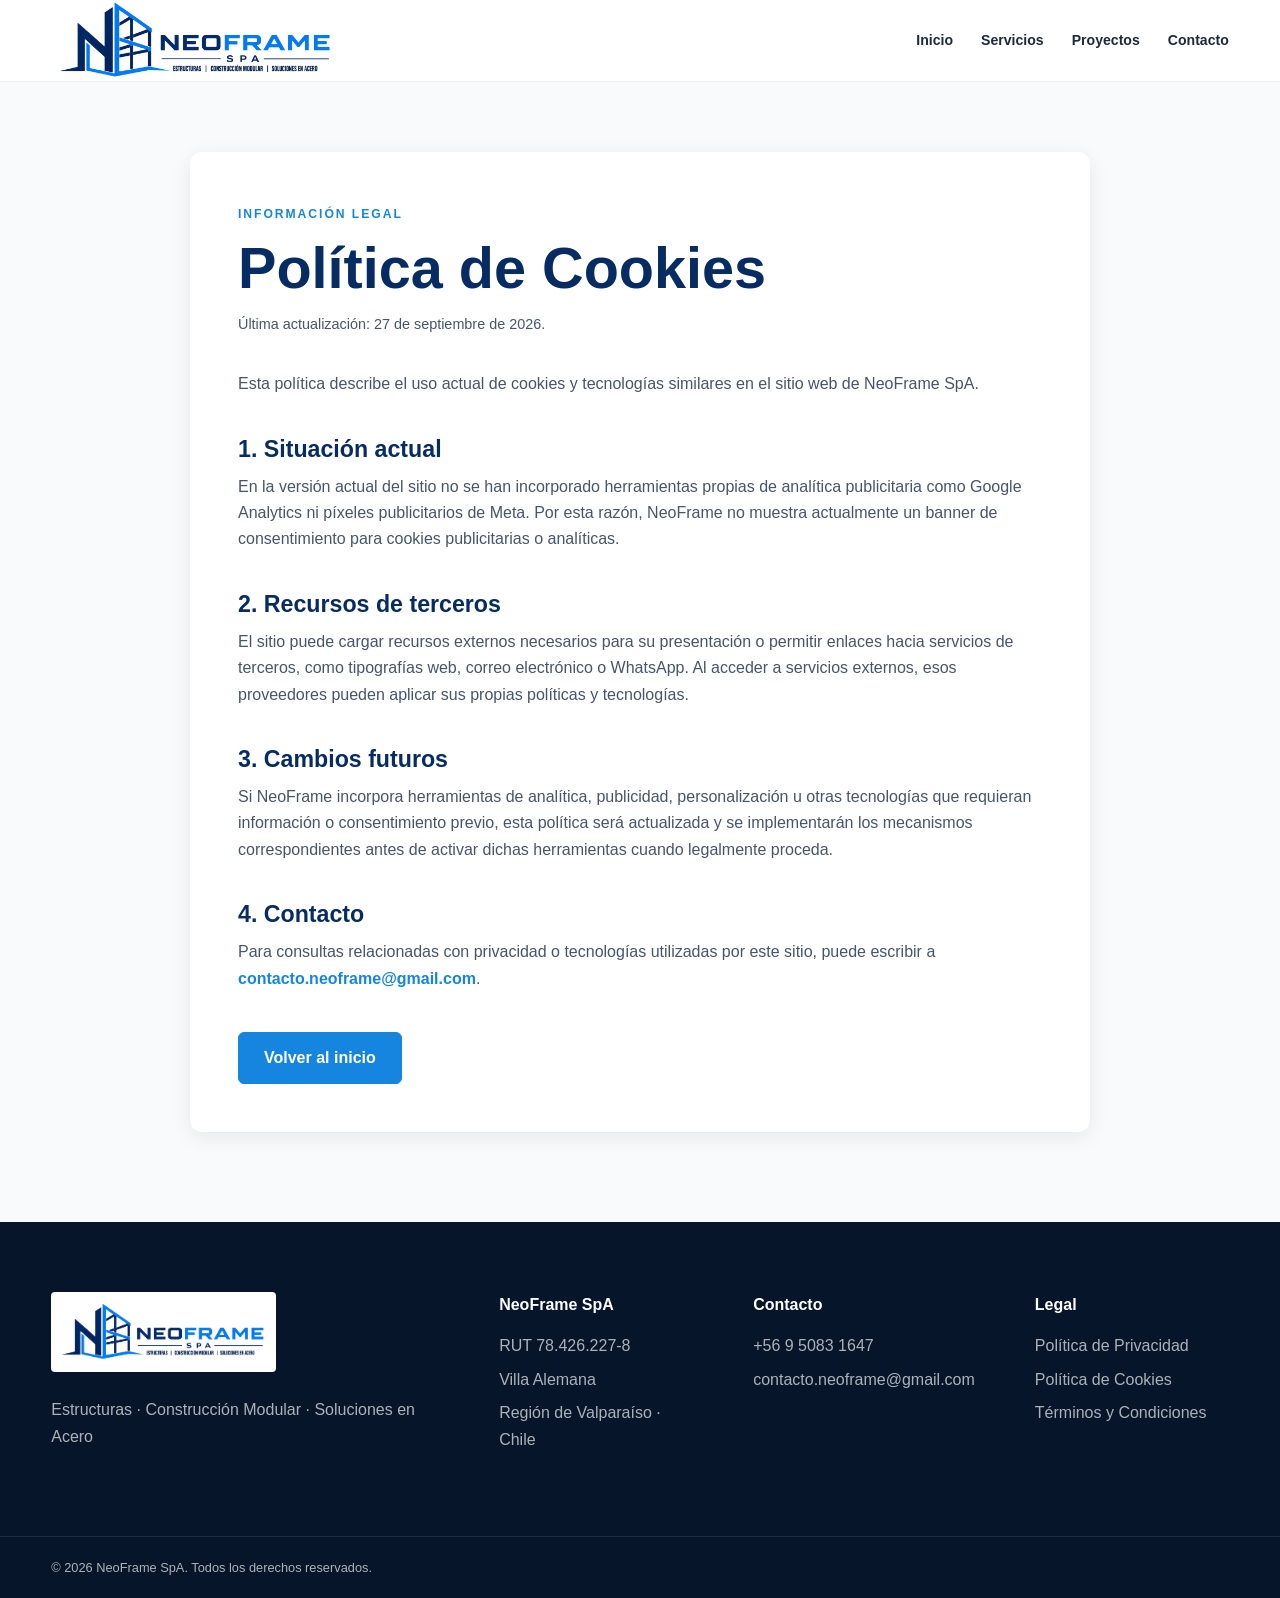
<file: politica-cookies.html>
<!DOCTYPE html>
<html lang="es">
<head>
    <meta charset="UTF-8">
    <meta name="viewport" content="width=device-width, initial-scale=1.0">
    <title>Política de Cookies | NeoFrame SpA</title>
    <meta name="description" content="Información sobre cookies y tecnologías similares utilizadas por el sitio web de NeoFrame SpA.">
    <meta name="robots" content="index,follow">
    <link rel="canonical" href="https://gonzalodominguezy.github.io/neoframespa/politica-cookies.html">
    <link rel="icon" type="image/svg+xml" href="assets/images/branding/favicon.png">
    <meta name="theme-color" content="#062c63">
    <link rel="stylesheet" href="css/variables.css">
    <link rel="stylesheet" href="css/reset.css">
    <link rel="stylesheet" href="css/global.css">
    <link rel="stylesheet" href="css/components.css">
    <link rel="stylesheet" href="css/legal.css">
    <link rel="stylesheet" href="css/responsive.css">
</head>
<body>
<header class="header"><div class="container header-container"><a href="index.html" class="brand" aria-label="NeoFrame SpA"><img src="assets/images/branding/logo-horizontal.png" alt="NeoFrame SpA"></a><nav class="nav" id="mainNavigation"><a href="index.html">Inicio</a><a href="index.html#servicios">Servicios</a><a href="proyectos.html">Proyectos</a><a href="index.html#contacto">Contacto</a></nav></div></header>
<main class="legal-page"><div class="container"><article class="legal-document"><span class="section-label">Información legal</span><h1>Política de Cookies</h1><p class="legal-meta">Última actualización: 27 de septiembre de 2026.</p><p>Esta política describe el uso actual de cookies y tecnologías similares en el sitio web de NeoFrame SpA.</p><h2>1. Situación actual</h2><p>En la versión actual del sitio no se han incorporado herramientas propias de analítica publicitaria como Google Analytics ni píxeles publicitarios de Meta. Por esta razón, NeoFrame no muestra actualmente un banner de consentimiento para cookies publicitarias o analíticas.</p><h2>2. Recursos de terceros</h2><p>El sitio puede cargar recursos externos necesarios para su presentación o permitir enlaces hacia servicios de terceros, como tipografías web, correo electrónico o WhatsApp. Al acceder a servicios externos, esos proveedores pueden aplicar sus propias políticas y tecnologías.</p><h2>3. Cambios futuros</h2><p>Si NeoFrame incorpora herramientas de analítica, publicidad, personalización u otras tecnologías que requieran información o consentimiento previo, esta política será actualizada y se implementarán los mecanismos correspondientes antes de activar dichas herramientas cuando legalmente proceda.</p><h2>4. Contacto</h2><p>Para consultas relacionadas con privacidad o tecnologías utilizadas por este sitio, puede escribir a <a href="mailto:contacto.neoframe@gmail.com">contacto.neoframe@gmail.com</a>.</p><div class="legal-back"><a class="btn btn-primary" href="index.html">Volver al inicio</a></div></article></div></main>
<footer class="footer"><div class="container footer-grid"><div class="footer-column"><img class="footer-logo" src="assets/images/branding/logo-horizontal.png" alt="NeoFrame SpA"><p>Estructuras · Construcción Modular · Soluciones en Acero</p></div><div class="footer-column"><strong>NeoFrame SpA</strong><span>RUT 78.426.227-8</span><span>Villa Alemana</span><span>Región de Valparaíso · Chile</span></div><div class="footer-column"><strong>Contacto</strong><a href="tel:+56950831647">+56 9 5083 1647</a><a href="mailto:contacto.neoframe@gmail.com">contacto.neoframe@gmail.com</a></div><div class="footer-column"><strong>Legal</strong><a href="politica-privacidad.html">Política de Privacidad</a><a href="politica-cookies.html">Política de Cookies</a><a href="terminos-condiciones.html">Términos y Condiciones</a></div></div><div class="footer-bottom"><div class="container">© <span id="currentYear"></span> NeoFrame SpA. Todos los derechos reservados.</div></div></footer><script src="js/main.js"></script>
</body>
</html>
</file>
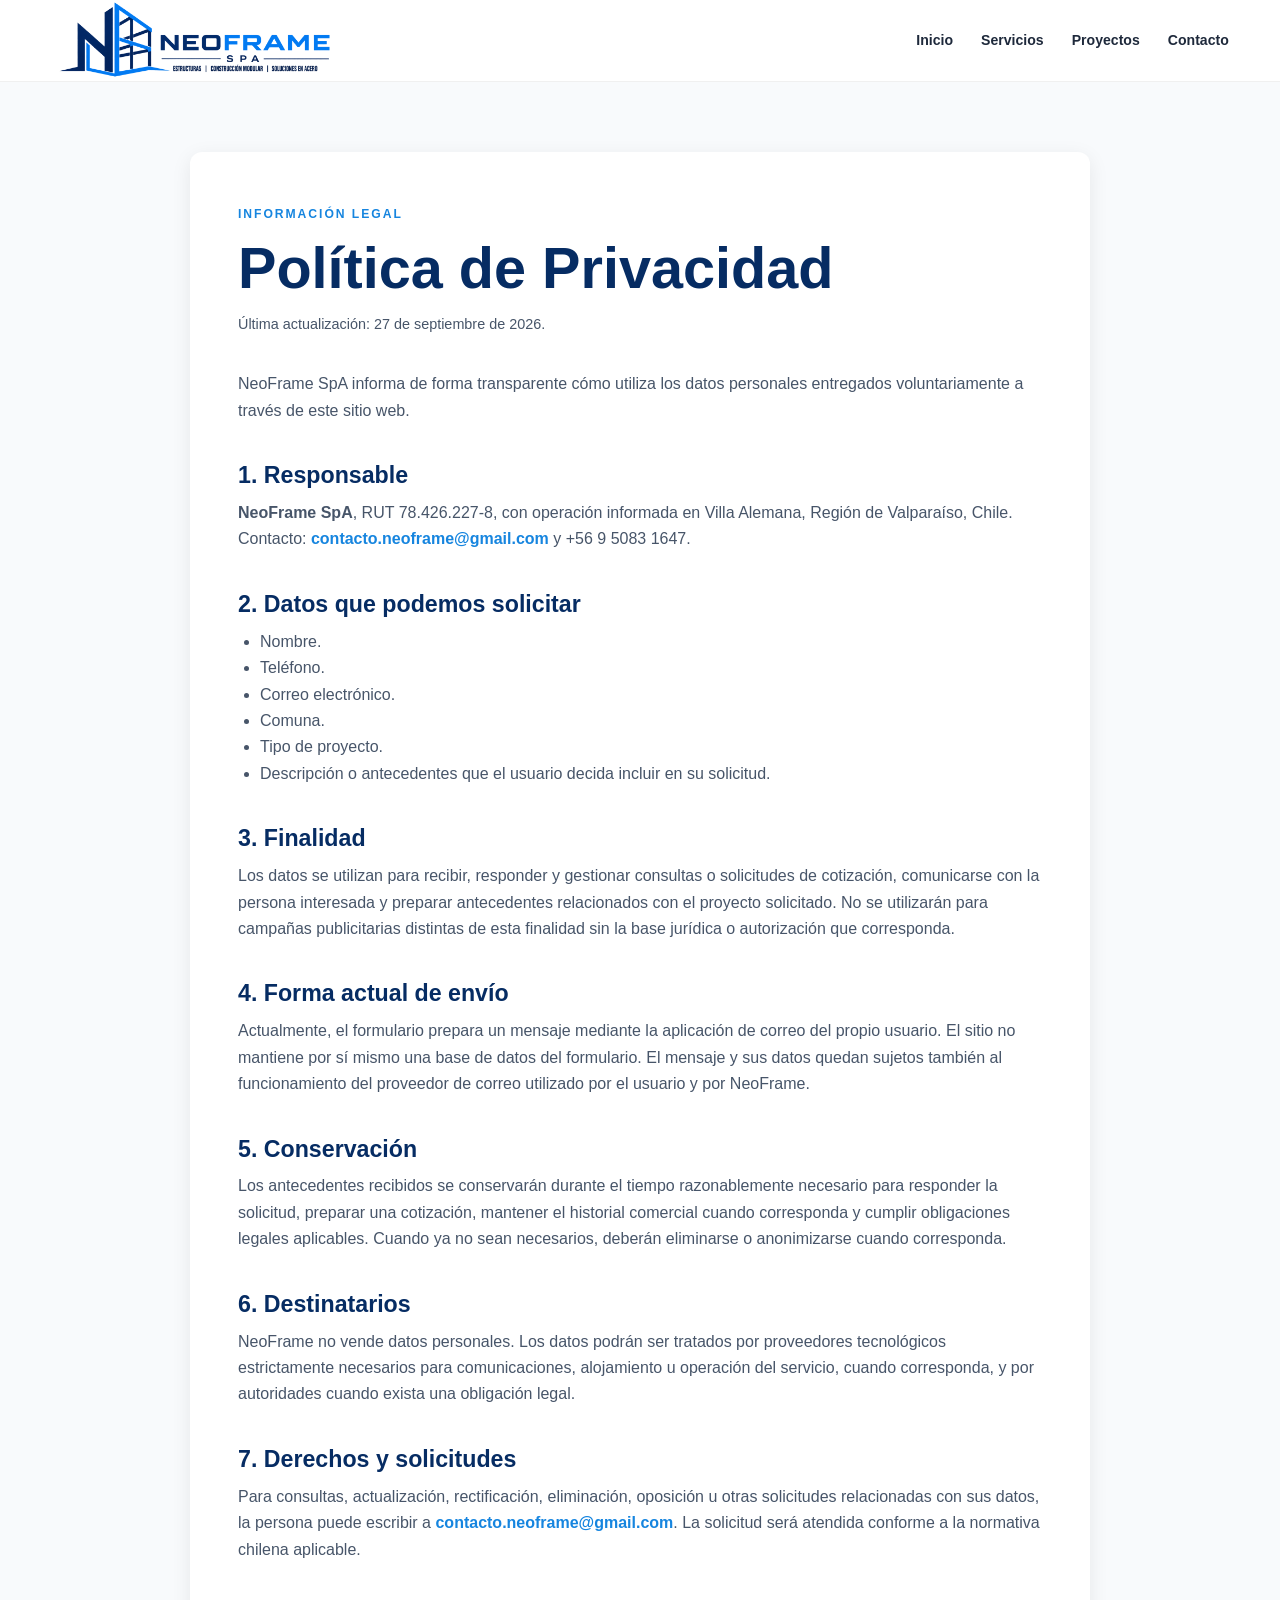
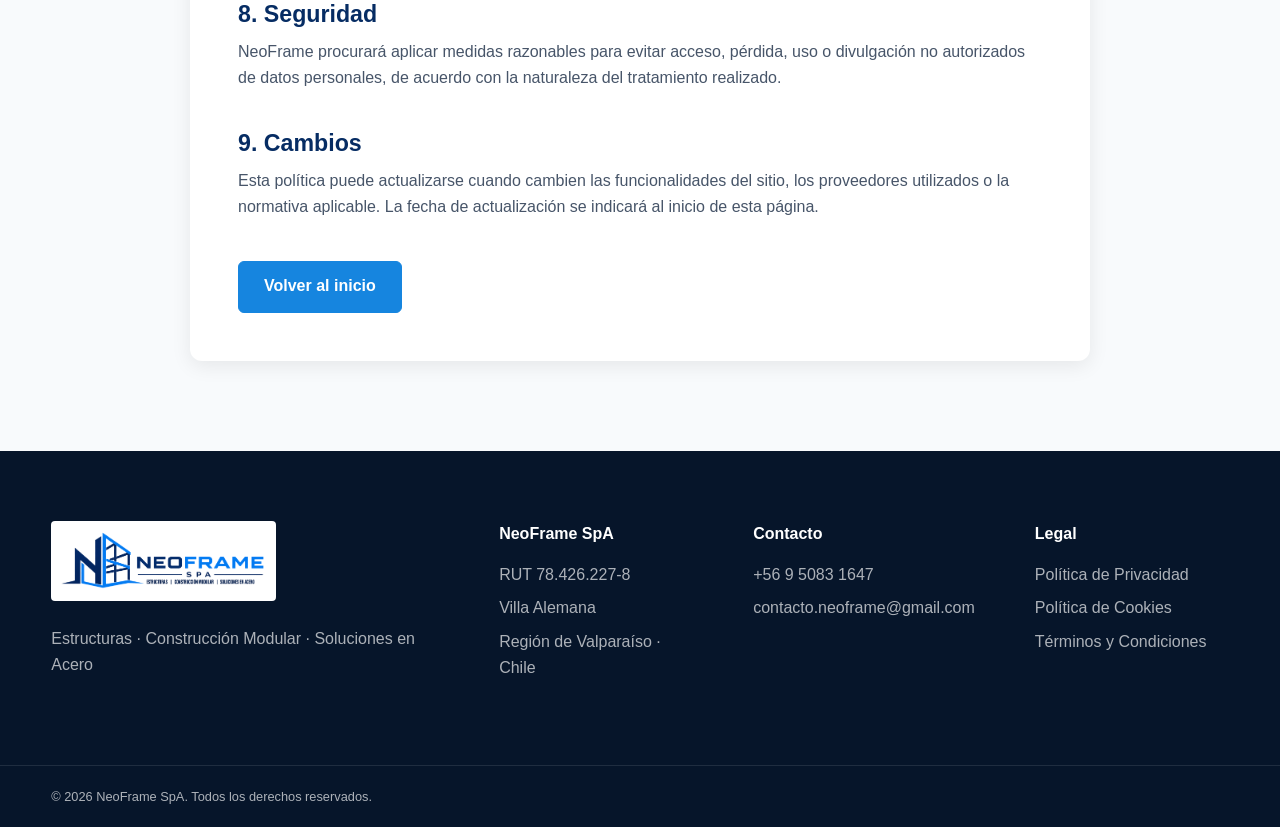
<file: politica-privacidad.html>
<!DOCTYPE html>
<html lang="es">
<head>
    <meta charset="UTF-8">
    <meta name="viewport" content="width=device-width, initial-scale=1.0">
    <title>Política de Privacidad | NeoFrame SpA</title>
    <meta name="description" content="Información sobre el tratamiento de datos personales en el sitio web de NeoFrame SpA.">
    <meta name="robots" content="index,follow">
    <link rel="canonical" href="https://gonzalodominguezy.github.io/neoframespa/politica-privacidad.html">
    <link rel="icon" type="image/svg+xml" href="assets/images/branding/favicon.png">
    <meta name="theme-color" content="#062c63">
    <link rel="stylesheet" href="css/variables.css">
    <link rel="stylesheet" href="css/reset.css">
    <link rel="stylesheet" href="css/global.css">
    <link rel="stylesheet" href="css/components.css">
    <link rel="stylesheet" href="css/legal.css">
    <link rel="stylesheet" href="css/responsive.css">
</head>
<body>
<header class="header"><div class="container header-container"><a href="index.html" class="brand" aria-label="NeoFrame SpA"><img src="assets/images/branding/logo-horizontal.png" alt="NeoFrame SpA"></a><nav class="nav" id="mainNavigation"><a href="index.html">Inicio</a><a href="index.html#servicios">Servicios</a><a href="proyectos.html">Proyectos</a><a href="index.html#contacto">Contacto</a></nav></div></header>
<main class="legal-page"><div class="container"><article class="legal-document"><span class="section-label">Información legal</span><h1>Política de Privacidad</h1><p class="legal-meta">Última actualización: 27 de septiembre de 2026.</p><p>NeoFrame SpA informa de forma transparente cómo utiliza los datos personales entregados voluntariamente a través de este sitio web.</p><h2>1. Responsable</h2><p><strong>NeoFrame SpA</strong>, RUT 78.426.227-8, con operación informada en Villa Alemana, Región de Valparaíso, Chile. Contacto: <a href="mailto:contacto.neoframe@gmail.com">contacto.neoframe@gmail.com</a> y +56 9 5083 1647.</p><h2>2. Datos que podemos solicitar</h2><ul><li>Nombre.</li><li>Teléfono.</li><li>Correo electrónico.</li><li>Comuna.</li><li>Tipo de proyecto.</li><li>Descripción o antecedentes que el usuario decida incluir en su solicitud.</li></ul><h2>3. Finalidad</h2><p>Los datos se utilizan para recibir, responder y gestionar consultas o solicitudes de cotización, comunicarse con la persona interesada y preparar antecedentes relacionados con el proyecto solicitado. No se utilizarán para campañas publicitarias distintas de esta finalidad sin la base jurídica o autorización que corresponda.</p><h2>4. Forma actual de envío</h2><p>Actualmente, el formulario prepara un mensaje mediante la aplicación de correo del propio usuario. El sitio no mantiene por sí mismo una base de datos del formulario. El mensaje y sus datos quedan sujetos también al funcionamiento del proveedor de correo utilizado por el usuario y por NeoFrame.</p><h2>5. Conservación</h2><p>Los antecedentes recibidos se conservarán durante el tiempo razonablemente necesario para responder la solicitud, preparar una cotización, mantener el historial comercial cuando corresponda y cumplir obligaciones legales aplicables. Cuando ya no sean necesarios, deberán eliminarse o anonimizarse cuando corresponda.</p><h2>6. Destinatarios</h2><p>NeoFrame no vende datos personales. Los datos podrán ser tratados por proveedores tecnológicos estrictamente necesarios para comunicaciones, alojamiento u operación del servicio, cuando corresponda, y por autoridades cuando exista una obligación legal.</p><h2>7. Derechos y solicitudes</h2><p>Para consultas, actualización, rectificación, eliminación, oposición u otras solicitudes relacionadas con sus datos, la persona puede escribir a <a href="mailto:contacto.neoframe@gmail.com">contacto.neoframe@gmail.com</a>. La solicitud será atendida conforme a la normativa chilena aplicable.</p><h2>8. Seguridad</h2><p>NeoFrame procurará aplicar medidas razonables para evitar acceso, pérdida, uso o divulgación no autorizados de datos personales, de acuerdo con la naturaleza del tratamiento realizado.</p><h2>9. Cambios</h2><p>Esta política puede actualizarse cuando cambien las funcionalidades del sitio, los proveedores utilizados o la normativa aplicable. La fecha de actualización se indicará al inicio de esta página.</p><div class="legal-back"><a class="btn btn-primary" href="index.html">Volver al inicio</a></div></article></div></main>
<footer class="footer"><div class="container footer-grid"><div class="footer-column"><img class="footer-logo" src="assets/images/branding/logo-horizontal.png" alt="NeoFrame SpA"><p>Estructuras · Construcción Modular · Soluciones en Acero</p></div><div class="footer-column"><strong>NeoFrame SpA</strong><span>RUT 78.426.227-8</span><span>Villa Alemana</span><span>Región de Valparaíso · Chile</span></div><div class="footer-column"><strong>Contacto</strong><a href="tel:+56950831647">+56 9 5083 1647</a><a href="mailto:contacto.neoframe@gmail.com">contacto.neoframe@gmail.com</a></div><div class="footer-column"><strong>Legal</strong><a href="politica-privacidad.html">Política de Privacidad</a><a href="politica-cookies.html">Política de Cookies</a><a href="terminos-condiciones.html">Términos y Condiciones</a></div></div><div class="footer-bottom"><div class="container">© <span id="currentYear"></span> NeoFrame SpA. Todos los derechos reservados.</div></div></footer><script src="js/main.js"></script>
</body>
</html>
</file>
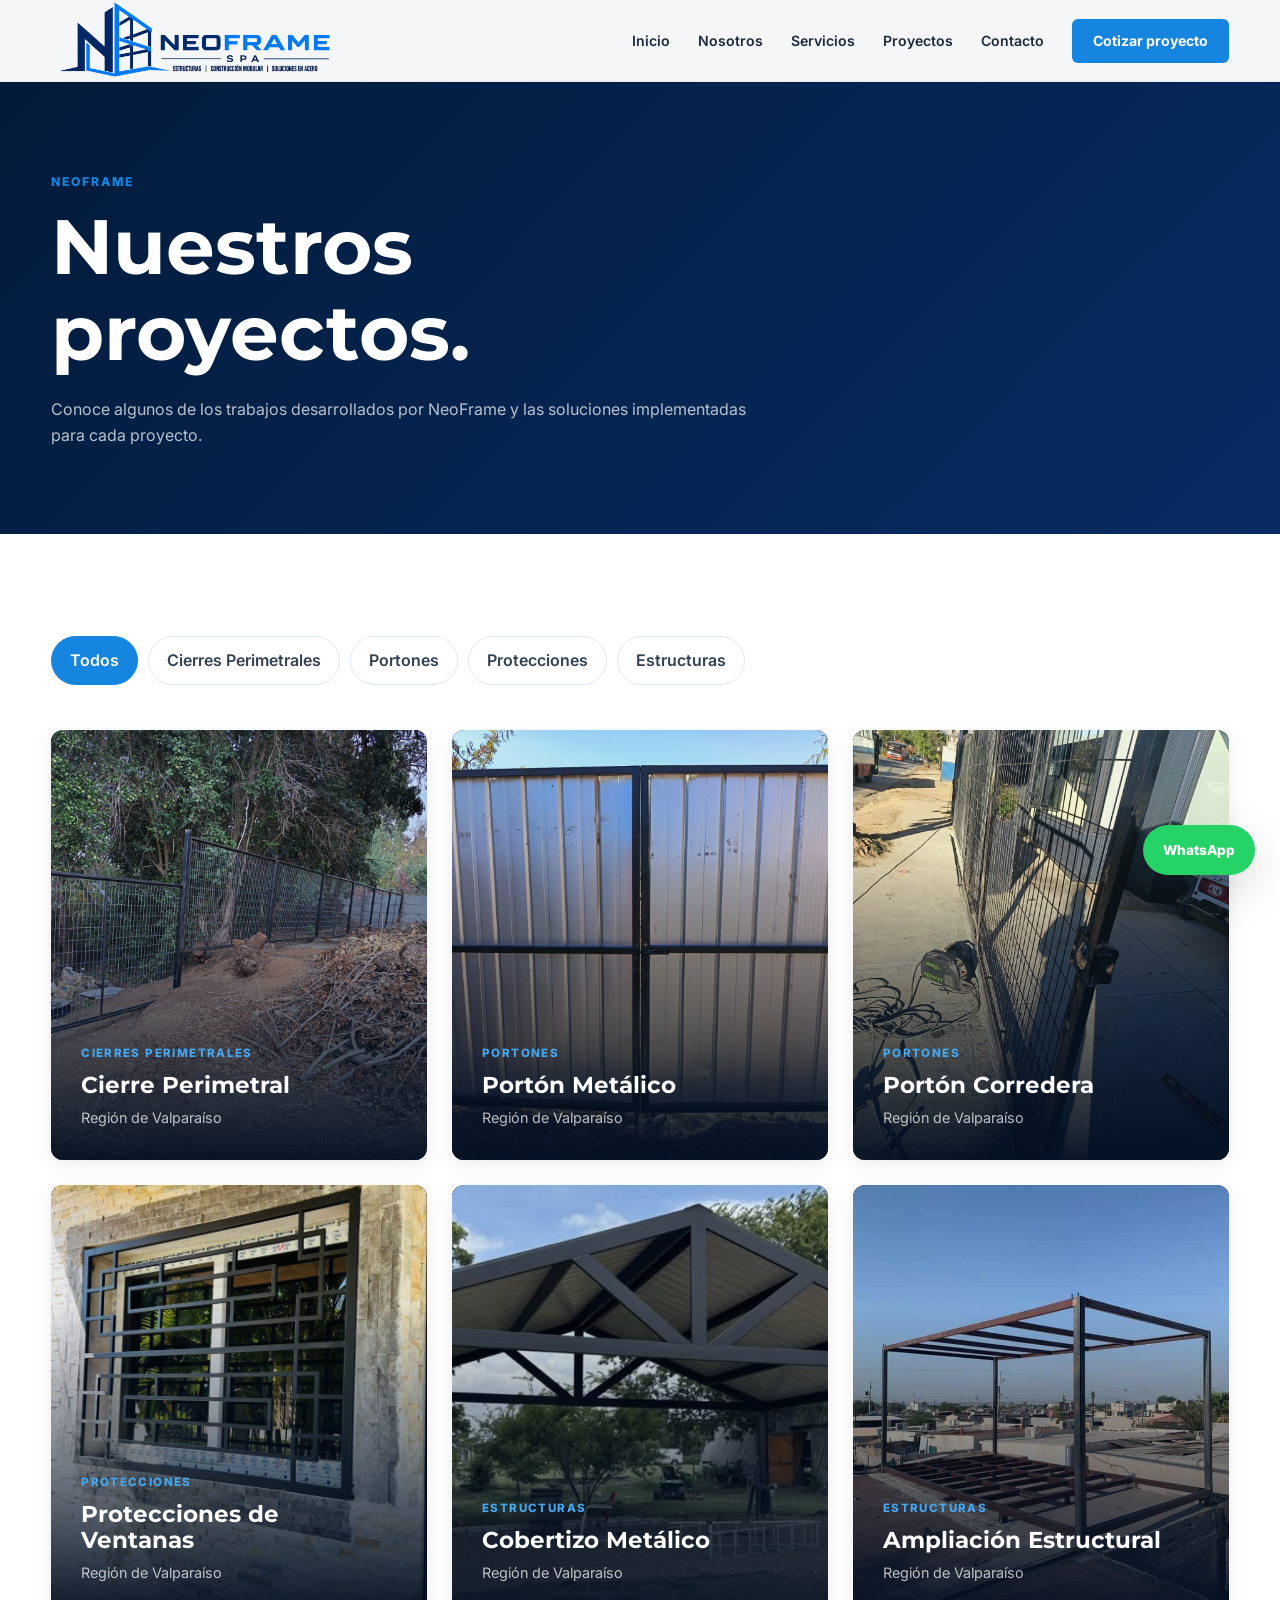
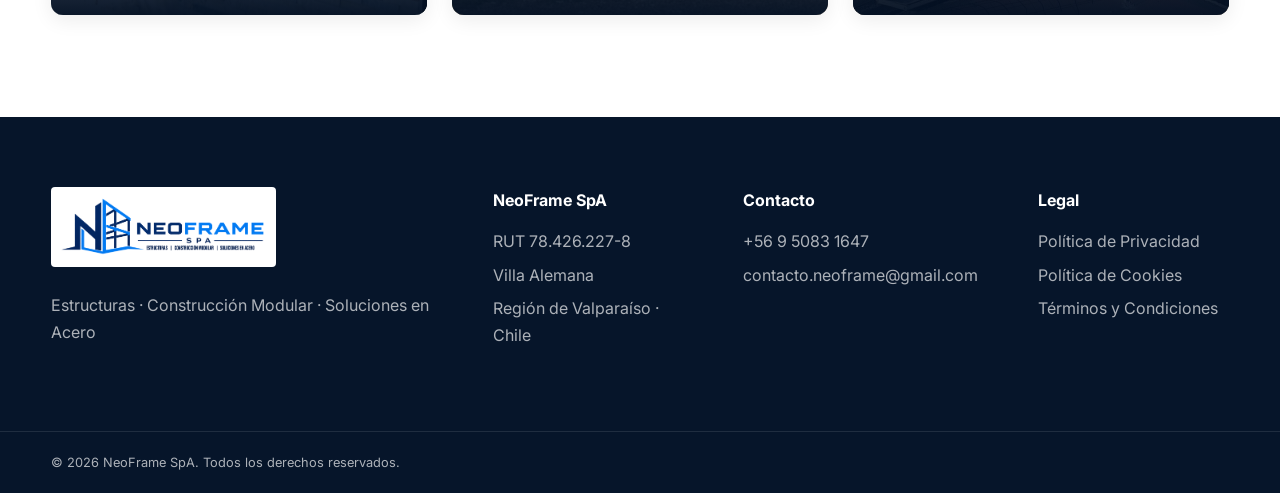
<file: proyectos.html>
<!DOCTYPE html>

<html lang="es">

<head>

    <meta charset="UTF-8">

    <meta
        name="viewport"
        content="width=device-width, initial-scale=1.0"
    >


    <link rel="icon" type="image/svg+xml" href="assets/images/branding/favicon.png">
    <link rel="alternate icon" href="assets/images/branding/favicon.png">
    <meta name="theme-color" content="#062c63">
    <meta name="description" content="Proyectos de estructuras metálicas, portones, cierres perimetrales y soluciones en acero realizados por NeoFrame SpA.">
    <link rel="canonical" href="https://gonzalodominguezy.github.io/neoframespa/proyectos.html">

    <title>
        Proyectos | NeoFrame SpA
    </title>

    <link
        rel="preconnect"
        href="https://fonts.googleapis.com"
    >

    <link
        rel="preconnect"
        href="https://fonts.gstatic.com"
        crossorigin
    >

    <link
        href="https://fonts.googleapis.com/css2?family=Inter:wght@400;500;600;700;800&family=Montserrat:wght@600;700;800&display=swap"
        rel="stylesheet"
    >

    <link rel="stylesheet" href="css/variables.css">
    <link rel="stylesheet" href="css/reset.css">
    <link rel="stylesheet" href="css/global.css">
    <link rel="stylesheet" href="css/components.css">
    <link rel="stylesheet" href="css/projects.css">
    <link rel="stylesheet" href="css/responsive.css">

</head>


<body>


<header class="header">

    <div class="container header-container">

        <a
            href="index.html"
            class="brand"
        >

            <img
                src="assets/images/branding/logo-horizontal.png"
                alt="NeoFrame SpA"
            >

        </a>


        <button
            class="mobile-menu-button"
            id="mobileMenuButton"
            type="button"
            aria-label="Abrir menú"
        >

            <span></span>
            <span></span>
            <span></span>

        </button>


        <nav
            class="nav"
            id="mainNavigation"
        >

            <a href="index.html">
                Inicio
            </a>

            <a href="index.html#nosotros">
                Nosotros
            </a>

            <a href="index.html#servicios">
                Servicios
            </a>

            <a href="proyectos.html">
                Proyectos
            </a>

            <a href="index.html#contacto">
                Contacto
            </a>

            <a
                href="index.html#contacto"
                class="btn btn-primary nav-cta"
            >
                Cotizar proyecto
            </a>

        </nav>

    </div>

</header>



<main>


<section class="projects-page-hero">

    <div class="container">

        <span class="section-label">
            NeoFrame
        </span>

        <h1>
            Nuestros proyectos.
        </h1>

        <p>
            Conoce algunos de los trabajos desarrollados
            por NeoFrame y las soluciones implementadas
            para cada proyecto.
        </p>

    </div>

</section>



<section class="section">

    <div class="container">


        <div
            class="projects-filters"
            id="projectFilters"
        ></div>


        <div
            class="projects-grid"
            id="allProjects"
        ></div>


    </div>

</section>


</main>



<a
    class="whatsapp-button"
    href="https://wa.me/56950831647?text=Hola%20NeoFrame%2C%20quisiera%20cotizar%20un%20proyecto."
    target="_blank"
    rel="noopener noreferrer"
>
    WhatsApp
</a>



<footer class="footer">

    <div class="container footer-grid">

        <div class="footer-column">

            <img
                class="footer-logo"
                src="assets/images/branding/logo-horizontal.png"
                alt="NeoFrame SpA"
            >

            <p>
                Estructuras · Construcción Modular ·
                Soluciones en Acero
            </p>

        </div>


        <div class="footer-column">

            <strong>
                NeoFrame SpA
            </strong>

            <span>
                RUT 78.426.227-8
            </span>

            <span>
                Villa Alemana
            </span>

            <span>
                Región de Valparaíso · Chile
            </span>

        </div>


        <div class="footer-column">

            <strong>
                Contacto
            </strong>

            <a href="tel:+56950831647">
                +56 9 5083 1647
            </a>

            <a
                href="mailto:contacto.neoframe@gmail.com"
            >
                contacto.neoframe@gmail.com
            </a>

        </div>


        <div class="footer-column">
            <strong>Legal</strong>
            <a href="politica-privacidad.html">Política de Privacidad</a>
            <a href="politica-cookies.html">Política de Cookies</a>
            <a href="terminos-condiciones.html">Términos y Condiciones</a>
        </div>

    </div>


    <div class="footer-bottom">

        <div class="container">

            ©
            <span id="currentYear"></span>
            NeoFrame SpA.
            Todos los derechos reservados.

        </div>

    </div>

</footer>



<script src="js/projects-data.js"></script>
<script src="js/projects.js"></script>
<script src="js/main.js"></script>


</body>

</html>
</file>
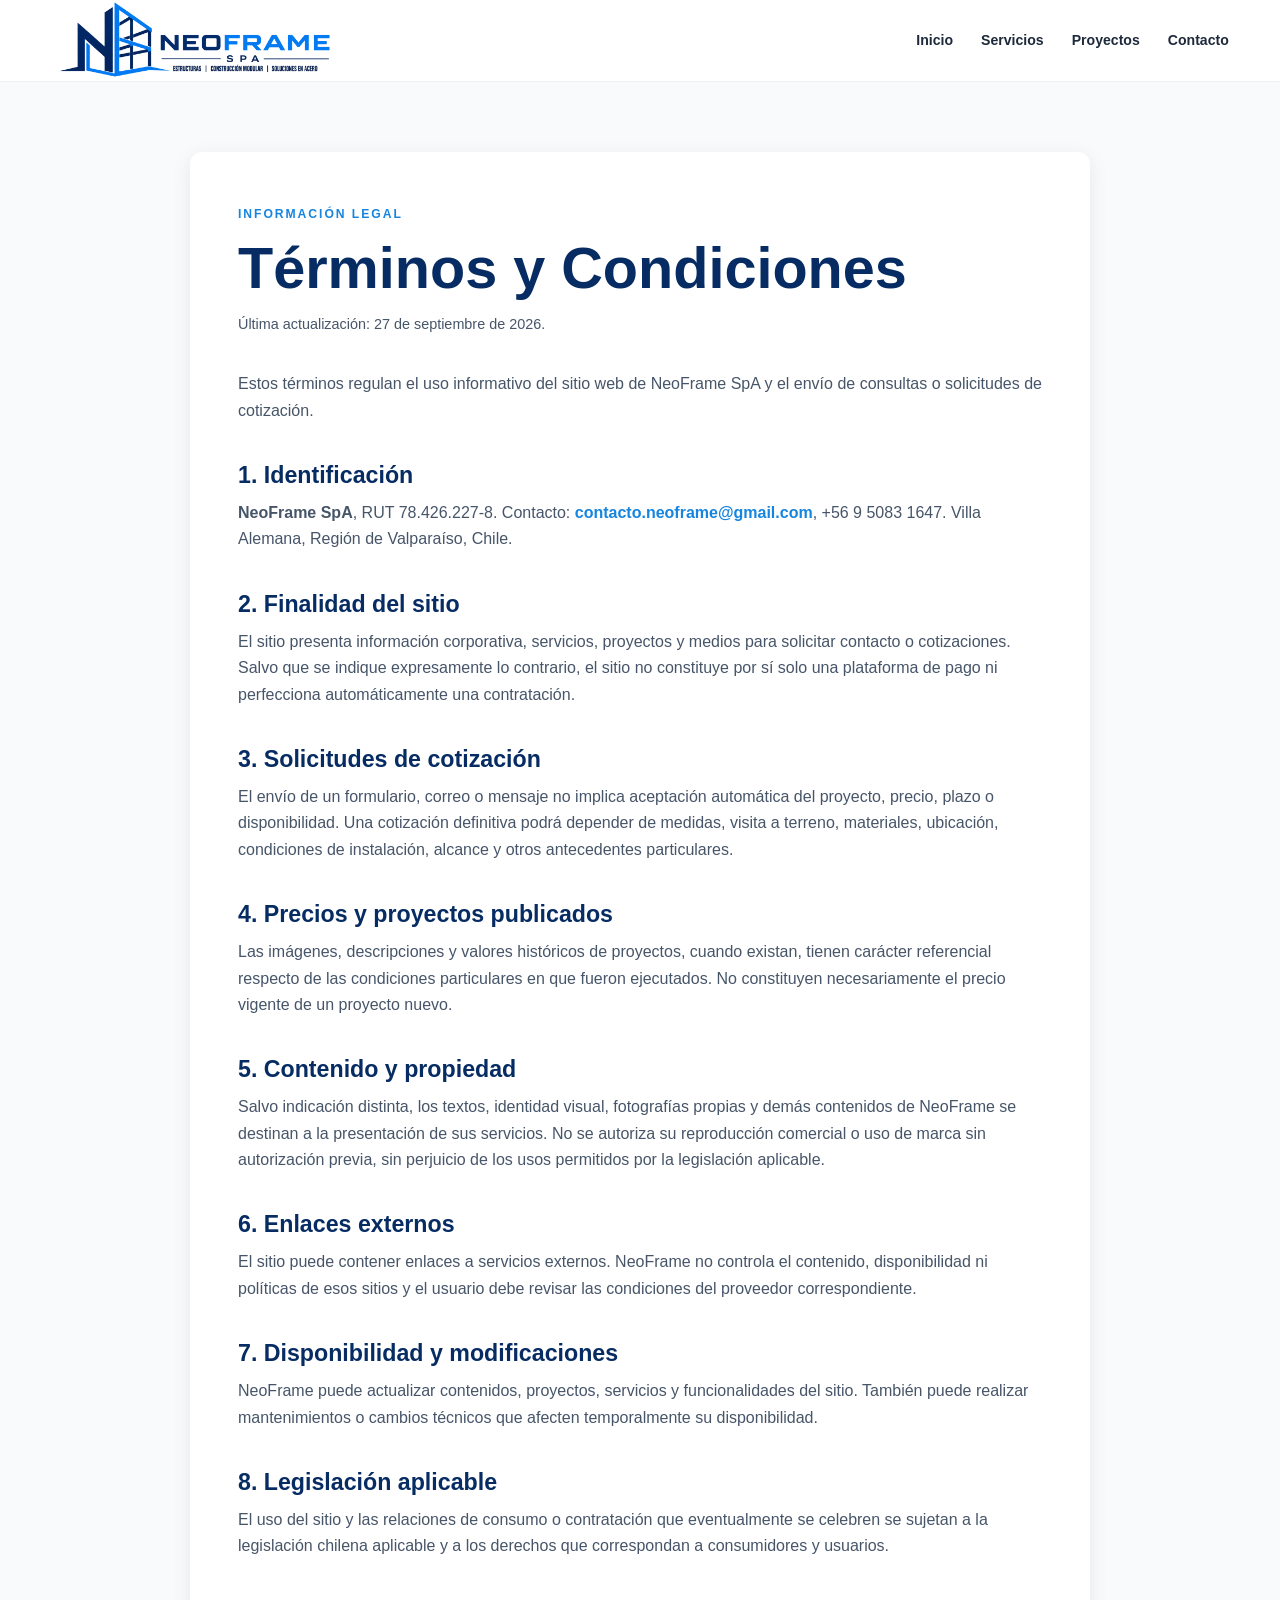
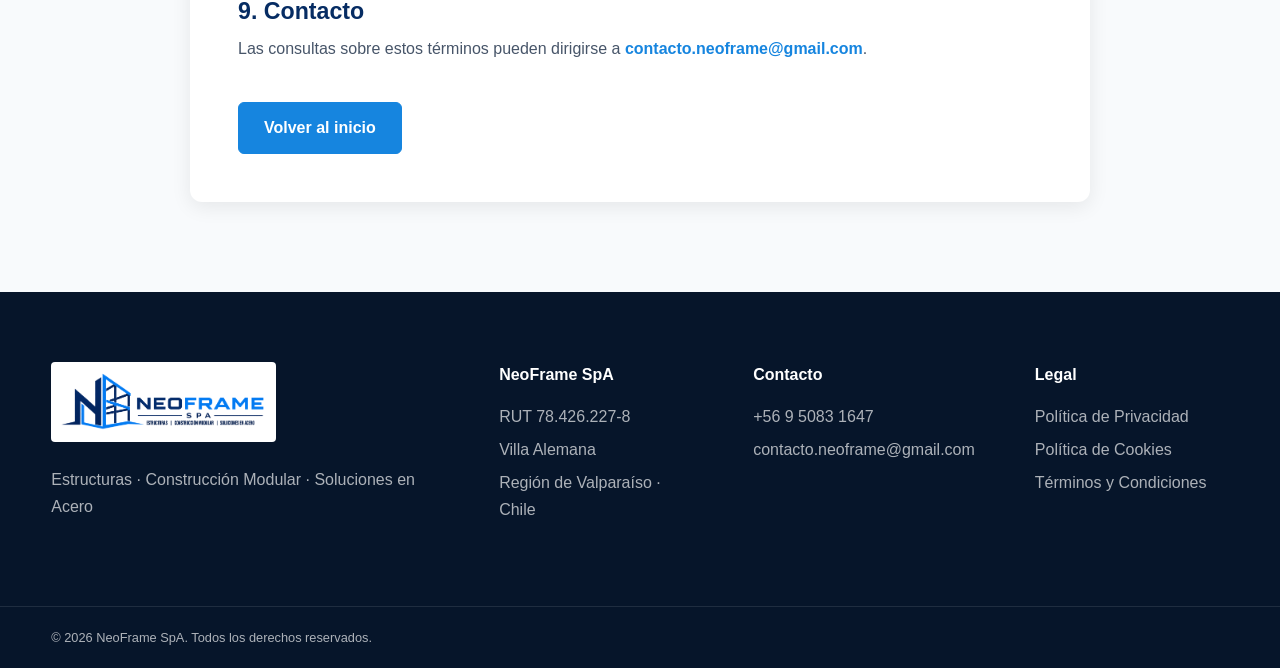
<file: terminos-condiciones.html>
<!DOCTYPE html>
<html lang="es">
<head>
    <meta charset="UTF-8">
    <meta name="viewport" content="width=device-width, initial-scale=1.0">
    <title>Términos y Condiciones | NeoFrame SpA</title>
    <meta name="description" content="Condiciones generales de uso del sitio web y solicitudes de cotización de NeoFrame SpA.">
    <meta name="robots" content="index,follow">
    <link rel="canonical" href="https://gonzalodominguezy.github.io/neoframespa/terminos-condiciones.html">
    <link rel="icon" type="image/svg+xml" href="assets/images/branding/favicon.png">
    <meta name="theme-color" content="#062c63">
    <link rel="stylesheet" href="css/variables.css">
    <link rel="stylesheet" href="css/reset.css">
    <link rel="stylesheet" href="css/global.css">
    <link rel="stylesheet" href="css/components.css">
    <link rel="stylesheet" href="css/legal.css">
    <link rel="stylesheet" href="css/responsive.css">
</head>
<body>
<header class="header"><div class="container header-container"><a href="index.html" class="brand" aria-label="NeoFrame SpA"><img src="assets/images/branding/logo-horizontal.png" alt="NeoFrame SpA"></a><nav class="nav" id="mainNavigation"><a href="index.html">Inicio</a><a href="index.html#servicios">Servicios</a><a href="proyectos.html">Proyectos</a><a href="index.html#contacto">Contacto</a></nav></div></header>
<main class="legal-page"><div class="container"><article class="legal-document"><span class="section-label">Información legal</span><h1>Términos y Condiciones</h1><p class="legal-meta">Última actualización: 27 de septiembre de 2026.</p><p>Estos términos regulan el uso informativo del sitio web de NeoFrame SpA y el envío de consultas o solicitudes de cotización.</p><h2>1. Identificación</h2><p><strong>NeoFrame SpA</strong>, RUT 78.426.227-8. Contacto: <a href="mailto:contacto.neoframe@gmail.com">contacto.neoframe@gmail.com</a>, +56 9 5083 1647. Villa Alemana, Región de Valparaíso, Chile.</p><h2>2. Finalidad del sitio</h2><p>El sitio presenta información corporativa, servicios, proyectos y medios para solicitar contacto o cotizaciones. Salvo que se indique expresamente lo contrario, el sitio no constituye por sí solo una plataforma de pago ni perfecciona automáticamente una contratación.</p><h2>3. Solicitudes de cotización</h2><p>El envío de un formulario, correo o mensaje no implica aceptación automática del proyecto, precio, plazo o disponibilidad. Una cotización definitiva podrá depender de medidas, visita a terreno, materiales, ubicación, condiciones de instalación, alcance y otros antecedentes particulares.</p><h2>4. Precios y proyectos publicados</h2><p>Las imágenes, descripciones y valores históricos de proyectos, cuando existan, tienen carácter referencial respecto de las condiciones particulares en que fueron ejecutados. No constituyen necesariamente el precio vigente de un proyecto nuevo.</p><h2>5. Contenido y propiedad</h2><p>Salvo indicación distinta, los textos, identidad visual, fotografías propias y demás contenidos de NeoFrame se destinan a la presentación de sus servicios. No se autoriza su reproducción comercial o uso de marca sin autorización previa, sin perjuicio de los usos permitidos por la legislación aplicable.</p><h2>6. Enlaces externos</h2><p>El sitio puede contener enlaces a servicios externos. NeoFrame no controla el contenido, disponibilidad ni políticas de esos sitios y el usuario debe revisar las condiciones del proveedor correspondiente.</p><h2>7. Disponibilidad y modificaciones</h2><p>NeoFrame puede actualizar contenidos, proyectos, servicios y funcionalidades del sitio. También puede realizar mantenimientos o cambios técnicos que afecten temporalmente su disponibilidad.</p><h2>8. Legislación aplicable</h2><p>El uso del sitio y las relaciones de consumo o contratación que eventualmente se celebren se sujetan a la legislación chilena aplicable y a los derechos que correspondan a consumidores y usuarios.</p><h2>9. Contacto</h2><p>Las consultas sobre estos términos pueden dirigirse a <a href="mailto:contacto.neoframe@gmail.com">contacto.neoframe@gmail.com</a>.</p><div class="legal-back"><a class="btn btn-primary" href="index.html">Volver al inicio</a></div></article></div></main>
<footer class="footer"><div class="container footer-grid"><div class="footer-column"><img class="footer-logo" src="assets/images/branding/logo-horizontal.png" alt="NeoFrame SpA"><p>Estructuras · Construcción Modular · Soluciones en Acero</p></div><div class="footer-column"><strong>NeoFrame SpA</strong><span>RUT 78.426.227-8</span><span>Villa Alemana</span><span>Región de Valparaíso · Chile</span></div><div class="footer-column"><strong>Contacto</strong><a href="tel:+56950831647">+56 9 5083 1647</a><a href="mailto:contacto.neoframe@gmail.com">contacto.neoframe@gmail.com</a></div><div class="footer-column"><strong>Legal</strong><a href="politica-privacidad.html">Política de Privacidad</a><a href="politica-cookies.html">Política de Cookies</a><a href="terminos-condiciones.html">Términos y Condiciones</a></div></div><div class="footer-bottom"><div class="container">© <span id="currentYear"></span> NeoFrame SpA. Todos los derechos reservados.</div></div></footer><script src="js/main.js"></script>
</body>
</html>
</file>
<file: css/variables.css>
:root {
    /* BRAND */
    --nf-navy: #062c63;
    --nf-navy-dark: #031b3d;

    --nf-blue: #1685df;
    --nf-blue-dark: #0869bb;
    --nf-blue-light: #45a7ef;

    --nf-white: #ffffff;
    --nf-black: #070b10;

    --nf-dark: #0b1420;
    --nf-dark-soft: #121e2d;

    --nf-gray-50: #f8fafc;
    --nf-gray-100: #f1f5f9;
    --nf-gray-200: #e2e8f0;
    --nf-gray-300: #cbd5e1;
    --nf-gray-400: #94a3b8;
    --nf-gray-500: #64748b;
    --nf-gray-600: #475569;
    --nf-gray-700: #334155;
    --nf-gray-800: #1e293b;

    /* TYPOGRAPHY */
    --font-primary:
        "Inter",
        "Segoe UI",
        Arial,
        sans-serif;

    --font-heading:
        "Montserrat",
        Arial,
        sans-serif;

    /* LAYOUT */
    --container: 1200px;
    --header-height: 82px;

    --section-padding:
        clamp(75px, 8vw, 125px);

    /* UI */
    --radius-sm: 6px;
    --radius-md: 12px;
    --radius-lg: 20px;

    --shadow-sm:
        0 5px 20px rgba(0, 0, 0, .08);

    --shadow-md:
        0 15px 45px rgba(0, 0, 0, .15);

    --transition:
        250ms ease;
}
</file>
<file: css/global.css>
body {
    font-family: var(--font-primary);
    color: var(--nf-gray-800);
    background: var(--nf-white);
    line-height: 1.65;
}

body.menu-open {
    overflow: hidden;
}

.container {
    width: min(92%, var(--container));
    margin-inline: auto;
}

.section {
    padding-block: var(--section-padding);
}

h1,
h2,
h3,
h4 {
    font-family: var(--font-heading);
    line-height: 1.12;
    color: var(--nf-navy);
}

.section-label {
    display: inline-block;

    margin-bottom: 12px;

    color: var(--nf-blue);

    font-size: .76rem;
    font-weight: 800;

    letter-spacing: .16em;
    text-transform: uppercase;
}

.section-title {
    max-width: 800px;

    margin-bottom: 22px;

    font-size: clamp(2rem, 4vw, 3.4rem);
    letter-spacing: -.035em;
}

.section-description {
    max-width: 720px;

    color: var(--nf-gray-600);
    font-size: 1.05rem;
}

.btn {
    display: inline-flex;
    align-items: center;
    justify-content: center;
    gap: 10px;

    min-height: 52px;

    padding: 0 25px;

    border: 1px solid transparent;
    border-radius: var(--radius-sm);

    font-weight: 700;

    transition:
        transform var(--transition),
        background var(--transition),
        border-color var(--transition),
        color var(--transition);
}

.btn:hover {
    transform: translateY(-2px);
}

.btn-primary {
    color: white;
    background: var(--nf-blue);
}

.btn-primary:hover {
    background: var(--nf-blue-dark);
}

.btn-outline {
    color: white;

    border-color:
        rgba(255, 255, 255, .7);
}

.btn-outline:hover {
    color: var(--nf-navy);
    background: white;
}

.btn-dark-outline {
    color: var(--nf-navy);

    border-color: var(--nf-navy);
}

.btn-dark-outline:hover {
    color: white;
    background: var(--nf-navy);
}

.text-link {
    color: var(--nf-blue);
    font-weight: 700;
}

.text-link:hover {
    color: var(--nf-blue-dark);
}
</file>
<file: css/components.css>
/* =========================================
   HEADER
========================================= */

.header {
    position: fixed;

    z-index: 1000;

    top: 0;
    left: 0;

    width: 100%;
    height: var(--header-height);

    background:
        rgba(255, 255, 255, .96);

    border-bottom:
        1px solid rgba(0, 0, 0, .06);

    backdrop-filter: blur(15px);

    transition:
        box-shadow var(--transition);
}

.header.scrolled {
    box-shadow:
        0 5px 25px rgba(0, 0, 0, .08);
}

.header-container {
    display: flex;
    align-items: center;
    justify-content: space-between;

    height: 100%;
}

.brand {
    display: flex;
    align-items: center;
}

.brand img {
    width: 290px;
    height: auto;
    
}

.nav {
    display: flex;
    align-items: center;
    gap: 28px;

    font-size: .88rem;
    font-weight: 600;
}

.nav > a:not(.btn) {
    position: relative;
}

.nav > a:not(.btn)::after {
    content: "";

    position: absolute;

    bottom: -8px;
    left: 0;

    width: 0;
    height: 2px;

    background: var(--nf-blue);

    transition: width var(--transition);
}

.nav > a:not(.btn):hover {
    color: var(--nf-blue);
}

.nav > a:not(.btn):hover::after {
    width: 100%;
}

.nav-cta {
    min-height: 44px;

    padding-inline: 20px;
}

.mobile-menu-button {
    display: none;

    width: 44px;
    height: 44px;

    padding: 0;

    border: 0;
    background: transparent;
}

.mobile-menu-button span {
    display: block;

    width: 25px;
    height: 2px;

    margin: 5px auto;

    background: var(--nf-navy);

    transition: var(--transition);
}


/* =========================================
   PROJECT CARDS
========================================= */

.projects-grid {
    display: grid;

    grid-template-columns:
        repeat(3, 1fr);

    gap: 25px;

    margin-top: 45px;
}

.project-card {
    position: relative;

    display: block;

    min-height: 430px;

    overflow: hidden;

    border-radius: var(--radius-md);

    background: var(--nf-dark);

    box-shadow: var(--shadow-sm);
}

.project-card-image {
    position: absolute;
    inset: 0;

    width: 100%;
    height: 100%;

    object-fit: cover;

    transition:
        transform 650ms ease;
}

.project-card:hover .project-card-image {
    transform: scale(1.06);
}

.project-card-overlay {
    position: absolute;
    inset: 0;

    background:
        linear-gradient(
            to top,
            rgba(3, 16, 35, .97),
            rgba(3, 16, 35, .05) 72%
        );
}

.project-card-content {
    position: absolute;

    z-index: 2;

    bottom: 0;
    left: 0;

    width: 100%;

    padding: 30px;

    color: white;
}

.project-card-category {
    color: var(--nf-blue-light);

    font-size: .72rem;
    font-weight: 800;

    letter-spacing: .12em;
    text-transform: uppercase;
}

.project-card h3 {
    margin:
        7px 0 8px;

    color: white;

    font-size: 1.45rem;
}

.project-card-location {
    margin: 0;

    color:
        rgba(255, 255, 255, .72);

    font-size: .9rem;
}


/* =========================================
   FORMS
========================================= */

.form-row {
    display: grid;

    grid-template-columns:
        repeat(2, 1fr);

    gap: 18px;
}

.form-group {
    display: flex;
    flex-direction: column;

    gap: 8px;

    margin-bottom: 18px;
}

.form-group label {
    color: var(--nf-gray-800);

    font-size: .85rem;
    font-weight: 700;
}

.form-group input,
.form-group select,
.form-group textarea {
    width: 100%;

    padding: 14px 15px;

    border:
        1px solid var(--nf-gray-200);

    border-radius: var(--radius-sm);

    background: white;

    color: var(--nf-gray-800);

    outline: none;

    transition:
        border-color var(--transition),
        box-shadow var(--transition);
}

.form-group textarea {
    resize: vertical;
}

.form-group input:focus,
.form-group select:focus,
.form-group textarea:focus {
    border-color: var(--nf-blue);

    box-shadow:
        0 0 0 3px
        rgba(22, 133, 223, .12);
}

.form-message {
    margin-top: 15px;

    font-size: .9rem;
}


/* =========================================
   WHATSAPP
========================================= */

.whatsapp-button {
    position: fixed;

    z-index: 900;

    right: 25px;
    bottom: 25px;

    display: flex;
    align-items: center;
    justify-content: center;

    min-height: 50px;

    padding:
        0 20px;

    border-radius: 50px;

    background: #25d366;
    color: white;

    font-size: .85rem;
    font-weight: 800;

    box-shadow: var(--shadow-md);

    transition:
        transform var(--transition);
}

.whatsapp-button:hover {
    transform:
        translateY(-3px);
}


/* =========================================
   FOOTER
========================================= */

.footer {
    background: #06152a;

    color:
        rgba(255, 255, 255, .67);
}

.footer-grid {
    display: grid;

    grid-template-columns:
        2fr 1fr 1fr 1fr;

    gap: 60px;

    padding-block: 70px;
}

.footer-column {
    display: flex;
    flex-direction: column;

    align-items: flex-start;

    gap: 7px;
}

.footer-logo {
    width: 225px;

    margin-bottom: 18px;

    padding: 4px;

    border-radius: 4px;

    background: white;
}

.footer strong {
    margin-bottom: 8px;

    color: white;
}

.footer a {
    transition:
        color var(--transition);
}

.footer a:hover {
    color: var(--nf-blue-light);
}

.footer-bottom {
    padding-block: 20px;

    border-top:
        1px solid
        rgba(255, 255, 255, .1);

    font-size: .8rem;
}

/* =========================================
   PRIVACY CONSENT
========================================= */

.privacy-consent {
    margin: 4px 0 22px;
}

.privacy-check {
    display: flex;
    align-items: flex-start;
    gap: 11px;
    color: var(--nf-gray-600);
    font-size: .82rem;
    line-height: 1.55;
}

.privacy-check input {
    width: 18px;
    height: 18px;
    margin-top: 2px;
    flex: 0 0 auto;
    accent-color: var(--nf-blue);
}

.privacy-check a {
    color: var(--nf-blue);
    font-weight: 700;
    text-decoration: underline;
    text-underline-offset: 2px;
}
</file>
<file: css/legal.css>
/* NeoFrame SpA - páginas legales */
.legal-page { padding: calc(var(--header-height) + 70px) 0 90px; background: var(--nf-gray-50); }
.legal-document { max-width: 900px; margin: 0 auto; padding: 48px; background: white; border-radius: var(--radius-md); box-shadow: var(--shadow-sm); }
.legal-document h1 { margin-bottom: 12px; font-size: clamp(2.2rem, 5vw, 3.6rem); }
.legal-document h2 { margin: 38px 0 12px; font-size: 1.45rem; }
.legal-document p, .legal-document li { color: var(--nf-gray-600); }
.legal-document ul { list-style: disc; padding-left: 22px; margin: 12px 0 20px; }
.legal-document a { color: var(--nf-blue); font-weight: 700; }
.legal-meta { margin-bottom: 35px; color: var(--nf-gray-500); font-size: .9rem; }
.legal-back { margin-top: 40px; }
@media (max-width: 650px) { .legal-document { padding: 28px 22px; } }
/* =========================================
   LEGAL PAGE - BACK BUTTON
========================================= */

.legal-page .btn-primary,
.legal-content .btn-primary,
.legal-back .btn-primary {
    color: #ffffff;
    background-color: var(--nf-blue);
    border-color: var(--nf-blue);
}

.legal-page .btn-primary:hover,
.legal-content .btn-primary:hover,
.legal-back .btn-primary:hover {
    color: #ffffff;
    background-color: var(--nf-blue-dark);
    border-color: var(--nf-blue-dark);
}
</file>
<file: css/responsive.css>
@media (max-width: 950px) {

    .mobile-menu-button {
        display: block;
    }

    .nav {
        position: fixed;

        top: var(--header-height);
        left: 0;

        display: none;
        flex-direction: column;
        align-items: stretch;

        width: 100%;

        max-height:
            calc(100vh - var(--header-height));

        overflow-y: auto;

        padding: 30px;

        background: white;

        box-shadow: var(--shadow-md);
    }

    .nav.active {
        display: flex;
    }

    .nav > a {
        padding-block: 5px;
    }

    .about-grid,
    .contact-grid,
    .project-information-grid {
        grid-template-columns: 1fr;
    }

    .services-grid {
        grid-template-columns:
            repeat(2, 1fr);
    }

    .projects-grid {
        grid-template-columns:
            repeat(2, 1fr);
    }

    .footer-grid {
        grid-template-columns:
            1fr 1fr;
    }

    .project-information-grid {
        gap: 45px;
    }

}


@media (max-width: 650px) {

    :root {
        --header-height: 70px;
    }

    .brand img {
        width: 170px;
    }

    .hero h1 {
        font-size:
            clamp(2.7rem, 14vw, 4.5rem);
    }

    .hero-actions {
        align-items: stretch;
        flex-direction: column;
    }

    .hero-actions .btn {
        width: 100%;
    }

    .services-grid,
    .projects-grid,
    .footer-grid,
    .form-row,
    .project-gallery {
        grid-template-columns: 1fr;
    }

    .about-image,
    .about-image img {
        min-height: 430px;
        height: 430px;
    }

    .about-values {
        grid-template-columns: 1fr;
    }

    .section-heading-row {
        align-items: flex-start;
        flex-direction: column;

        gap: 0;
    }

    .contact-form {
        padding: 25px;
    }

    .project-card {
        min-height: 380px;
    }

    .gallery-item {
        height: 300px;
    }

    .lightbox {
        padding: 20px;
    }

    .lightbox-prev {
        left: 10px;
    }

    .lightbox-next {
        right: 10px;
    }

    .whatsapp-button {
        right: 15px;
        bottom: 15px;
    }

}
/* V4.2.6 — servicios compactos en teléfonos */
@media (max-width:650px){
  .services-grid{
    grid-template-columns:repeat(2,minmax(0,1fr));
    margin-top:34px;
  }
  .service-card{
    min-height:220px;
    padding:24px 18px 22px;
  }
  .service-number{
    margin-bottom:34px;
    font-size:.7rem;
  }
  .service-card h3{
    margin-bottom:10px;
    font-size:clamp(.94rem,4vw,1.08rem);
    line-height:1.2;
  }
  .service-card p{
    font-size:.78rem;
    line-height:1.5;
  }
}
@media (max-width:360px){
  .service-card{min-height:210px;padding:21px 14px 19px}
  .service-card p{font-size:.73rem}
}
</file>
<file: css/projects.css>
/* =========================================
   PROJECT LIST PAGE
========================================= */

.projects-page-hero {
    padding:
        calc(var(--header-height) + 85px)
        0
        85px;

    color: white;

    background:
        linear-gradient(
            135deg,
            #031a38,
            var(--nf-navy)
        );
}

.projects-page-hero h1 {
    max-width: 800px;

    margin-bottom: 20px;

    color: white;

    font-size:
        clamp(2.7rem, 6vw, 5rem);
}

.projects-page-hero p {
    max-width: 700px;

    margin: 0;

    color:
        rgba(255, 255, 255, .72);
}

.projects-filters {
    display: flex;
    flex-wrap: wrap;

    gap: 10px;

    margin-bottom: 40px;
}

.filter-button {
    padding:
        10px 18px;

    border:
        1px solid var(--nf-gray-200);

    border-radius: 50px;

    background: white;

    color: var(--nf-gray-700);

    font-weight: 600;
}

.filter-button:hover,
.filter-button.active {
    color: white;

    border-color: var(--nf-blue);

    background: var(--nf-blue);
}


/* =========================================
   PROJECT DETAIL HERO
========================================= */

.project-detail-hero {
    position: relative;

    display: flex;
    align-items: flex-end;

    min-height: 72vh;

    padding:
        calc(var(--header-height) + 80px)
        0
        80px;

    overflow: hidden;

    background: var(--nf-dark);
}

.project-detail-background {
    position: absolute;
    inset: 0;

    width: 100%;
    height: 100%;

    object-fit: cover;
}

.project-detail-overlay {
    position: absolute;
    inset: 0;

    background:
        linear-gradient(
            to top,
            rgba(2, 14, 31, .98),
            rgba(2, 14, 31, .2)
        );
}

.project-detail-heading {
    position: relative;

    z-index: 2;

    color: white;
}

.project-detail-heading span {
    color: var(--nf-blue-light);

    font-size: .76rem;
    font-weight: 800;

    letter-spacing: .14em;
    text-transform: uppercase;
}

.project-detail-heading h1 {
    max-width: 850px;

    margin:
        10px 0 15px;

    color: white;

    font-size:
        clamp(2.8rem, 7vw, 5.5rem);
}

.project-detail-heading p {
    margin: 0;

    color:
        rgba(255, 255, 255, .75);
}


/* =========================================
   PROJECT INFORMATION
========================================= */

.project-information-grid {
    display: grid;

    grid-template-columns:
        1.5fr .7fr;

    gap: 80px;
}

.project-description h2 {
    font-size:
        clamp(2rem, 4vw, 3rem);
}

.project-description p {
    color: var(--nf-gray-600);

    font-size: 1.05rem;
}

.project-data-card {
    align-self: start;

    padding: 30px;

    border-top:
        4px solid var(--nf-blue);

    background: var(--nf-gray-50);

    box-shadow: var(--shadow-sm);
}

.project-data-card h3 {
    margin-bottom: 25px;
}

.project-data-item {
    display: flex;
    justify-content: space-between;

    gap: 20px;

    padding:
        13px 0;

    border-bottom:
        1px solid var(--nf-gray-200);
}

.project-data-item span {
    color: var(--nf-gray-500);

    font-size: .85rem;
}

.project-data-item strong {
    text-align: right;

    color: var(--nf-navy);
}

.project-price {
    margin-top: 25px;

    padding-top: 20px;
}

.project-price span {
    display: block;

    color: var(--nf-gray-500);

    font-size: .8rem;

    text-transform: uppercase;
}

.project-price strong {
    display: block;

    margin-top: 5px;

    color: var(--nf-blue);

    font-family: var(--font-heading);

    font-size: 1.8rem;
}

.project-price small {
    display: block;

    margin-top: 8px;

    color: var(--nf-gray-500);
}


/* =========================================
   PROJECT GALLERY
========================================= */

.project-gallery-section {
    padding-bottom:
        var(--section-padding);
}

.project-gallery {
    display: grid;

    grid-template-columns:
        repeat(2, 1fr);

    gap: 15px;

    margin-top: 35px;
}

.gallery-item {
    position: relative;

    height: 400px;

    padding: 0;

    overflow: hidden;

    border: 0;
    border-radius: var(--radius-md);

    background: var(--nf-dark);
}

.gallery-item img {
    width: 100%;
    height: 100%;

    object-fit: cover;

    transition:
        transform 500ms ease;
}

.gallery-item:hover img {
    transform: scale(1.04);
}


/* =========================================
   LIGHTBOX
========================================= */

.lightbox {
    position: fixed;

    z-index: 2000;

    inset: 0;

    display: none;
    align-items: center;
    justify-content: center;

    padding: 70px;

    background:
        rgba(0, 0, 0, .94);
}

.lightbox.active {
    display: flex;
}

.lightbox-image {
    max-width: 90vw;
    max-height: 85vh;

    object-fit: contain;
}

.lightbox-close,
.lightbox-prev,
.lightbox-next {
    position: absolute;

    border: 0;

    color: white;
    background: transparent;

    font-size: 2.2rem;
}

.lightbox-close {
    top: 25px;
    right: 35px;
}

.lightbox-prev {
    left: 30px;
}

.lightbox-next {
    right: 30px;
}


/* =========================================
   PROJECT NOT FOUND
========================================= */

.project-not-found {
    min-height: 70vh;

    display: flex;
    align-items: center;

    padding-top:
        var(--header-height);

    text-align: center;
}

.project-not-found h1 {
    font-size:
        clamp(2.5rem, 6vw, 5rem);
}
</file>
